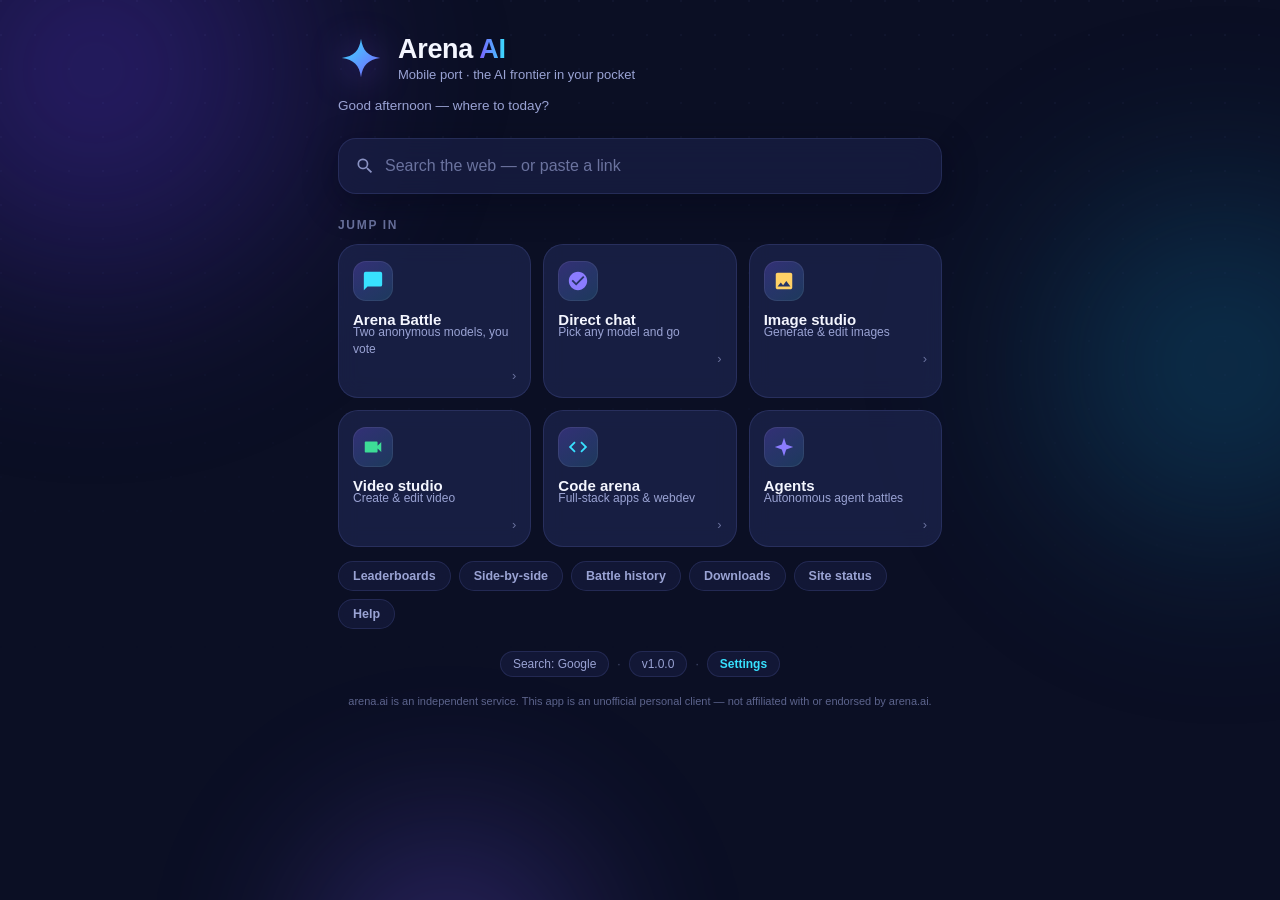
<file: app/src/main/assets/www/index.html>
<!DOCTYPE html>
<html lang="en">
<head>
<meta charset="utf-8">
<meta name="viewport" content="width=device-width, initial-scale=1, viewport-fit=cover">
<meta name="color-scheme" content="dark light">
<title>Arena AI — Mobile</title>
<link rel="stylesheet" href="styles.css">
</head>
<body>
  <div class="aurora" aria-hidden="true">
    <div class="orb orb-a"></div>
    <div class="orb orb-b"></div>
    <div class="orb orb-c"></div>
    <div class="grid-overlay"></div>
  </div>

  <main class="wrap">
    <header class="hero">
      <div class="brand">
        <svg class="spark" viewBox="0 0 48 48" aria-hidden="true">
          <path d="M24 4 C25.8 16.6 31.4 22.2 44 24 C31.4 25.8 25.8 31.4 24 44 C22.2 31.4 16.6 25.8 4 24 C16.6 22.2 22.2 16.6 24 4 Z" fill="url(#g1)"/>
          <defs><linearGradient id="g1" x1="0" y1="0" x2="1" y2="1">
            <stop offset="0" stop-color="#38E1FF"/><stop offset="1" stop-color="#7C5CFF"/>
          </linearGradient></defs>
        </svg>
        <div>
          <h1>Arena <span>AI</span></h1>
          <p class="tag">Mobile port · the AI frontier in your pocket</p>
        </div>
      </div>
      <p class="greet" id="greet"></p>
    </header>

    <section class="searchbox">
      <svg viewBox="0 0 24 24" class="sicon" aria-hidden="true"><path fill="#8B93C4" d="M15.5 14h-.79l-.28-.27a6.5 6.5 0 1 0-.7.7l.27.28v.79l5 4.99L20.49 19l-4.99-5zm-6 0A4.5 4.5 0 1 1 14 9.5 4.5 4.5 0 0 1 9.5 14z"/></svg>
      <input id="search" type="text" placeholder="Search the web — or paste a link" autocomplete="off" spellcheck="false" enterkeyhint="go">
    </section>

    <section class="quick">
      <h2>Jump in</h2>
      <div class="grid" id="grid"></div>
      <div class="chips" id="chips"></div>
    </section>

    <footer class="foot">
      <span id="engine" class="chip">Search: Google</span>
      <span class="dot">·</span>
      <span id="version" class="chip">v1.0.0</span>
      <span class="dot">·</span>
      <button class="chip link" id="settingsBtn">Settings</button>
      <p class="fine">arena.ai is an independent service. This app is an unofficial personal client — not affiliated with or endorsed by arena.ai.</p>
    </footer>
  </main>

<script src="app.js"></script>
</body>
</html>
</file>
<file: app/src/main/assets/www/styles.css>
/* Arena AI — Mobile Port start page
   Deep-space look matching the app chrome. */

:root {
  --bg: #0B0F24;
  --bg2: #10153A;
  --panel: rgba(26, 33, 72, .66);
  --panel-2: rgba(35, 44, 92, .55);
  --line: rgba(122, 136, 235, .16);
  --text: #F4F6FF;
  --dim: #9AA3D4;
  --dim2: #6B739F;
  --violet: #7C5CFF;
  --cyan: #38E1FF;
  --amber: #FFD166;
  --radius: 20px;
}

* { box-sizing: border-box; -webkit-tap-highlight-color: transparent; }

html, body {
  margin: 0;
  min-height: 100%;
  background: var(--bg);
  color: var(--text);
  font-family: -apple-system, "Segoe UI", Roboto, "Helvetica Neue", Arial, sans-serif;
  -webkit-font-smoothing: antialiased;
  overscroll-behavior-y: none;
}

/* ---------------- animated backdrop ---------------- */
.aurora { position: fixed; inset: 0; overflow: hidden; z-index: 0; pointer-events: none; }
.orb {
  position: absolute; border-radius: 50%; filter: blur(70px); opacity: .5;
  animation: drift 16s ease-in-out infinite alternate;
}
.orb-a { width: 55vmax; height: 55vmax; left: -20vmax; top: -22vmax;
  background: radial-gradient(circle, #4C2EBB 0%, transparent 65%); }
.orb-b { width: 45vmax; height: 45vmax; right: -18vmax; top: 6vmax;
  background: radial-gradient(circle, #0E5F86 0%, transparent 65%);
  animation-delay: -6s; }
.orb-c { width: 38vmax; height: 38vmax; left: 16vmax; bottom: -24vmax;
  background: radial-gradient(circle, #7C5CFF 0%, transparent 62%);
  animation-delay: -11s; opacity: .35; }
@keyframes drift {
  from { transform: translate3d(0,0,0) scale(1); }
  to   { transform: translate3d(4vmax, -3vmax, 0) scale(1.12); }
}
.grid-overlay {
  position: absolute; inset: 0; opacity: .5;
  background-image:
    radial-gradient(circle at 1px 1px, rgba(140,155,255,.10) 1px, transparent 0);
  background-size: 34px 34px;
  mask-image: linear-gradient(to bottom, rgba(0,0,0,.9), transparent 78%);
}

/* ---------------- layout ---------------- */
.wrap {
  position: relative; z-index: 1;
  max-width: 640px; margin: 0 auto;
  padding: 34px 18px 44px;
  display: flex; flex-direction: column; gap: 22px;
}

.hero { display: flex; flex-direction: column; gap: 14px; }
.brand { display: flex; align-items: center; gap: 14px; }
.spark { width: 46px; height: 46px; filter: drop-shadow(0 4px 18px rgba(124,92,255,.55)); }
h1 { margin: 0; font-size: 27px; letter-spacing: -.3px; }
h1 span {
  background: linear-gradient(90deg, var(--violet), var(--cyan));
  -webkit-background-clip: text; background-clip: text; color: transparent;
}
.tag { margin: 2px 0 0; color: var(--dim); font-size: 13px; }
.greet { margin: 0; color: var(--dim); font-size: 13.5px; line-height: 1.5; }

/* ---------------- search ---------------- */
.searchbox {
  display: flex; align-items: center; gap: 10px;
  background: var(--panel); border: 1px solid var(--line);
  border-radius: 18px; padding: 6px 16px;
  backdrop-filter: blur(14px);
  box-shadow: 0 10px 34px rgba(4, 6, 24, .45);
}
.searchbox:focus-within { border-color: rgba(124,92,255,.65);
  box-shadow: 0 0 0 3px rgba(124,92,255,.18), 0 10px 34px rgba(4,6,24,.45); }
.sicon { width: 20px; height: 20px; flex: none; }
.searchbox input {
  flex: 1; background: none; border: 0; outline: none;
  color: var(--text); font-size: 16px; padding: 12px 0;
}
.searchbox input::placeholder { color: var(--dim2); }

/* ---------------- tiles ---------------- */
.quick h2 { font-size: 12px; letter-spacing: .14em; color: var(--dim2); margin: 2px 0 12px;
  text-transform: uppercase; font-weight: 600; }
.grid { display: grid; grid-template-columns: repeat(2, 1fr); gap: 12px; }
@media (min-width: 520px) { .grid { grid-template-columns: repeat(3, 1fr); } }

.tile {
  display: flex; flex-direction: column; gap: 10px;
  padding: 16px 14px 14px; border-radius: var(--radius);
  background: var(--panel-2); border: 1px solid var(--line);
  backdrop-filter: blur(10px);
  cursor: pointer; user-select: none;
  transition: transform .12s ease, border-color .2s, background .2s;
  animation: rise .5s ease both;
}
.tile:nth-child(2) { animation-delay: .04s; }
.tile:nth-child(3) { animation-delay: .08s; }
.tile:nth-child(4) { animation-delay: .12s; }
.tile:nth-child(5) { animation-delay: .16s; }
.tile:nth-child(6) { animation-delay: .2s; }
@keyframes rise { from { opacity: 0; transform: translateY(10px); } to { opacity: 1; } }

.tile:active { transform: scale(.965); }
.tile:hover { border-color: rgba(124,92,255,.6); }
.tile .ico {
  width: 40px; height: 40px; border-radius: 13px;
  display: grid; place-items: center;
  background: linear-gradient(145deg, rgba(124,92,255,.28), rgba(56,225,255,.14));
  box-shadow: inset 0 0 0 1px rgba(255,255,255,.07);
}
.tile .ico svg { width: 22px; height: 22px; }
.tile .t { font-size: 15px; font-weight: 600; }
.tile .d { font-size: 12px; color: var(--dim); line-height: 1.4; margin-top: -4px; }

.arrow { margin-left: auto; color: var(--dim2); font-size: 13px; align-self: flex-end; }

/* ---------------- chips ---------------- */
.chips { display: flex; flex-wrap: wrap; gap: 8px; margin-top: 14px; }
.chipbtn {
  font-family: inherit; font-size: 12.5px; font-weight: 600;
  color: var(--dim); background: rgba(26, 33, 72, .5);
  border: 1px solid var(--line); border-radius: 999px;
  padding: 7px 14px; cursor: pointer;
  backdrop-filter: blur(8px);
}
.chipbtn:active { transform: scale(.95); color: var(--text); }

/* ---------------- footer ---------------- */
.foot {
  display: flex; align-items: center; flex-wrap: wrap; gap: 8px;
  justify-content: center; color: var(--dim2); font-size: 12px;
}
.dot { opacity: .6; }
.chip {
  padding: 5px 12px; border-radius: 999px;
  border: 1px solid var(--line); background: rgba(26,33,72,.5);
  color: var(--dim);
}
.chip.link { color: var(--cyan); font-weight: 600; cursor: pointer; font-size: 12px;
  font-family: inherit; }
.chip.link:active { transform: scale(.96); }
.fine { width: 100%; text-align: center; color: var(--dim2); font-size: 11px;
  line-height: 1.6; margin: 8px 0 0; opacity: .85; }
</file>
